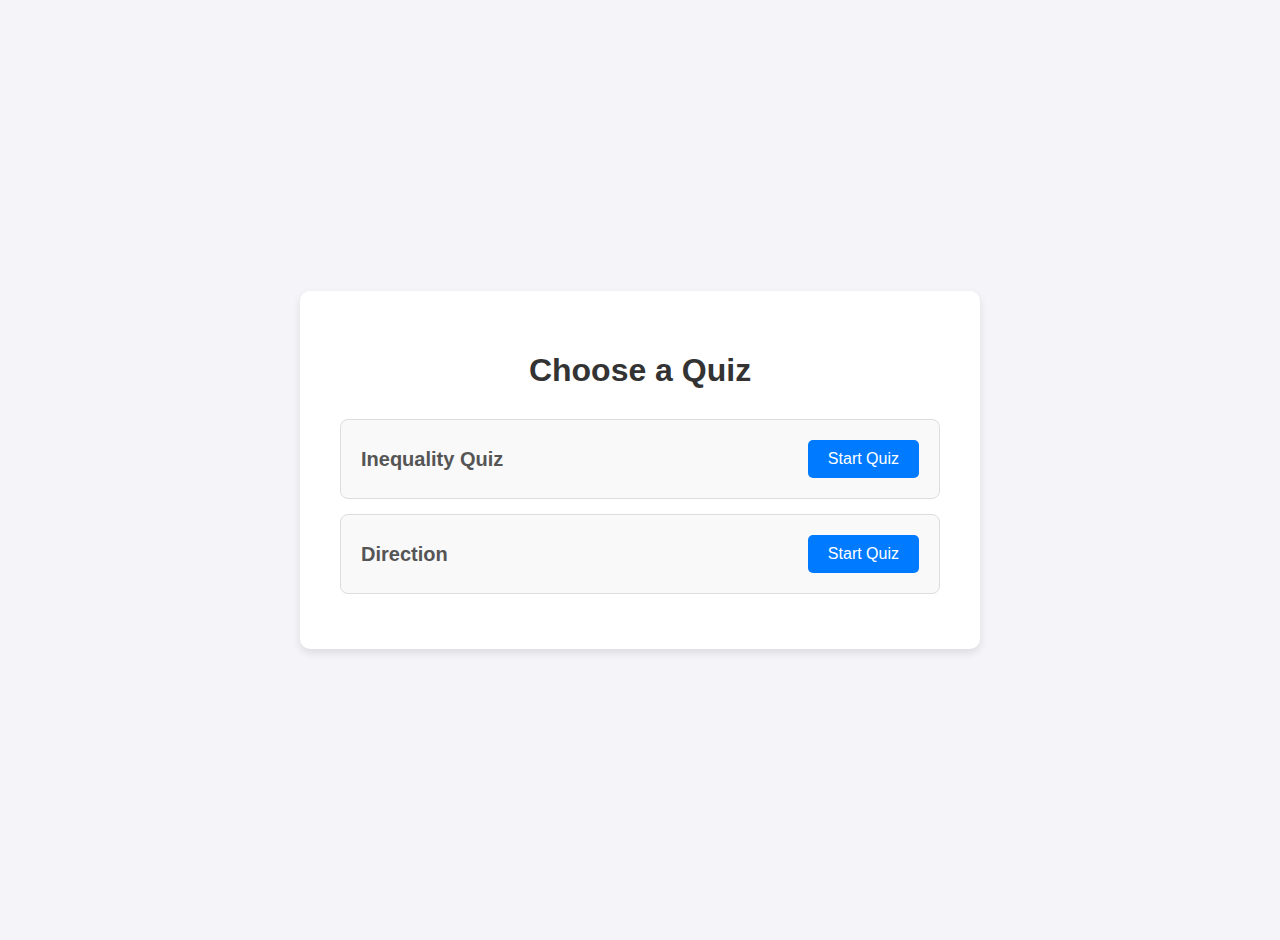
<file: index.html>
<!DOCTYPE html>
<html lang="en">
<head>
    <meta charset="UTF-8">
    <meta name="viewport" content="width=device-width, initial-scale=1.0">
    <title>Quiz Home</title>
    <style>
        body {
            font-family: Arial, sans-serif;
            background-color: #f4f4f9;
            display: flex;
            justify-content: center;
            align-items: center;
            min-height: 100vh; /* Changed to min-heightx */
            margin: 0;
            padding: 20px; /* Added padding */
        }
        .container {
            text-align: center;
            background-color: #fff;
            padding: 40px;
            border-radius: 10px;
            box-shadow: 0 4px 8px rgba(0,0,0,0.1);
            width: 100%;
            max-width: 600px; /* Set a max-width */
        }
        h1 {
            color: #333;
            margin-bottom: 30px; /* Added margin */
        }
        .quiz-list {
            list-style: none;
            padding: 0;
            margin: 0;
        }
        .quiz-item {
            background-color: #f9f9f9;
            border: 1px solid #ddd;
            border-radius: 8px;
            padding: 20px;
            margin-bottom: 15px;
            display: flex;
            justify-content: space-between;
            align-items: center;
        }
        .quiz-item h2 {
            margin: 0;
            font-size: 20px;
            color: #555;
            text-align: left;
        }
        .start-btn {
            display: inline-block;
            padding: 10px 20px; /* Adjusted padding */
            font-size: 16px; /* Adjusted font-size */
            color: #fff;
            background-color: #007BFF;
            border: none;
            border-radius: 5px;
            text-decoration: none;
            cursor: pointer;
            transition: background-color 0.3s;
            white-space: nowrap; /* Prevents button text from wrapping */
        }
        .start-btn:hover {
            background-color: #0056b3;
        }
    </style>
</head>
<body>

    <div class="container">
        <h1>Choose a Quiz</h1>
        <ul class="quiz-list">
            <li class="quiz-item">
                <h2>Inequality Quiz</h2>
                <a href="Inequality.html" class="start-btn">Start Quiz</a>
            </li>
            
            <li class="quiz-item">
                <h2>Direction</h2>
                <a href="Direction-sense.html" class="start-btn">Start Quiz</a>
            </li>

            </ul>
    </div>

</body>
</html>
</file>
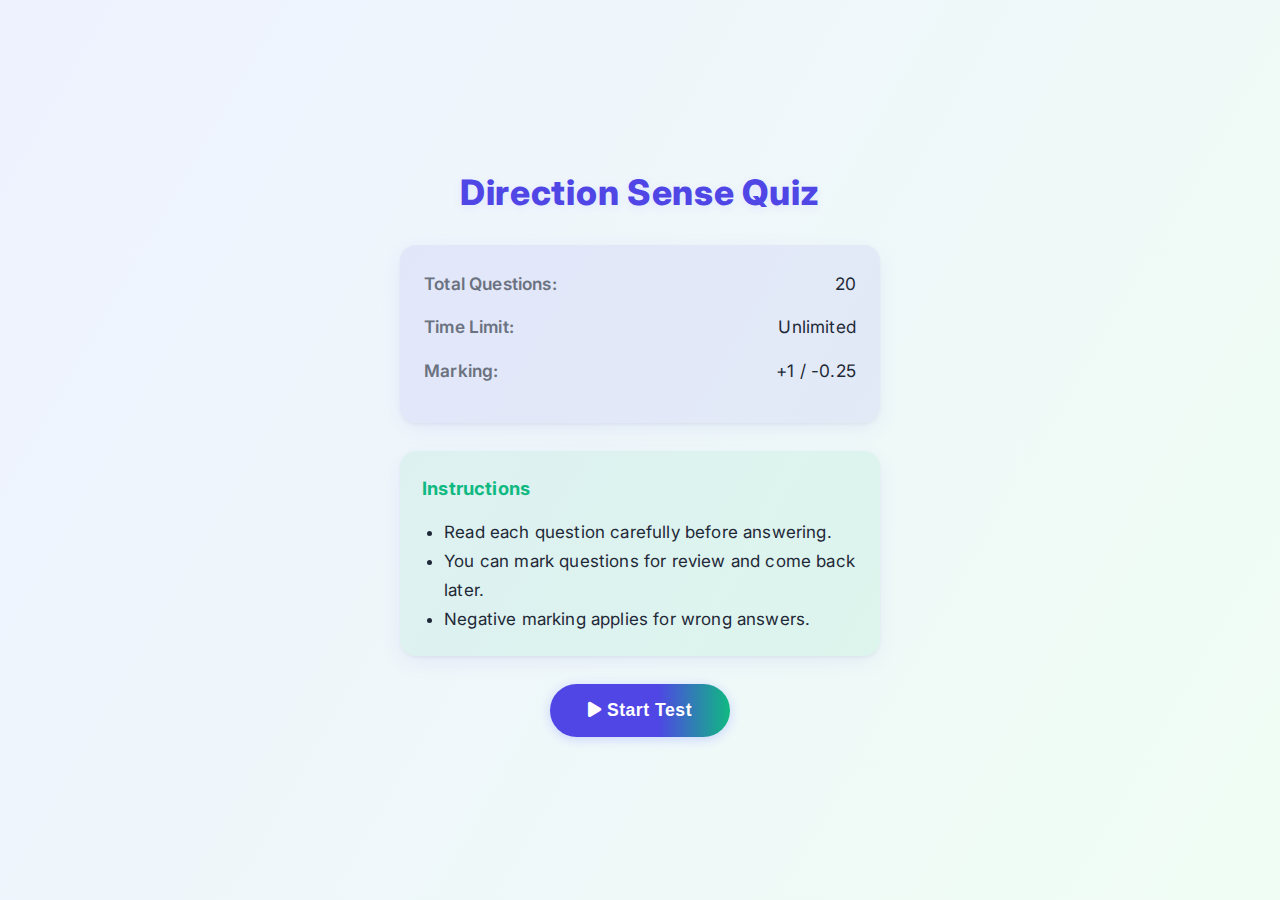
<file: Direction-sense.html>
<!DOCTYPE html>
<html lang="en">
  <head>
    <meta charset="UTF-8" />
    <meta name="viewport" content="width=device-width, initial-scale=1.0" />
    <title>Direction Sense Quiz</title>
    <link
      rel="stylesheet"
      href="https://cdnjs.cloudflare.com/ajax/libs/font-awesome/6.4.0/css/all.min.css"
    />
    <link rel="stylesheet" href="style.css" />
    <script>
      // --- QUIZ CONFIGURATION ---
      const quizConfig = {
        shuffle: false,
      };

      // --- QUIZ DATA ---
      const quizData = [
        {
          comp: "<p>Vijaya starts walking north from point A. After walking 10km, she takes a right turn and covers 7km to reach point B. Then she takes a right turn and covers 5km. Thereafter she moves west and walks 10km, then takes a left turn and walks 7km to reach point C. Finally, she turns left and walks 10km to reach point D.</p>",
          question: "<b>What is the shortest distance between point D and point B?</b>",
          options: ["10km", "7km", "12km", "13km", "5km"],
          correct_option_id: 3,
        },
        {
          comp: "<p>Vijaya starts walking north from point A. After walking 10km, she takes a right turn and covers 7km to reach point B. Then she takes a right turn and covers 5km. Thereafter she moves west and walks 10km, then takes a left turn and walks 7km to reach point C. Finally, she turns left and walks 10km to reach point D.</p>",
          question: "<b>In which direction is point A with respect to point C?</b>",
          options: ["North", "North-East", "South-East", "East", "North-West"],
          correct_option_id: 1,
        },
        {
          comp: "<p>Vijaya starts walking north from point A. After walking 10km, she takes a right turn and covers 7km to reach point B. Then she takes a right turn and covers 5km. Thereafter she moves west and walks 10km, then takes a left turn and walks 7km to reach point C. Finally, she turns left and walks 10km to reach point D.</p>",
          question: "<b>What is the shortest distance between the starting point A and final point D?</b>",
          options: ["√149 km", "√153 km", "12 km", "√151 km", "√145 km"],
          correct_option_id: 0,
        },
        {
          comp: "<p>Eight persons A, B, C, D, E, F, G and H are sitting at some distance. A is 13m north of C. G is 6m east of F, who is 11m north of E. D is 8m west of E. B is 8m east of C. G is 25m north of H. C is 10m south of D.</p>",
          question: "<b>G is in which direction with respect to A?</b>",
          options: ["South-West", "North-East", "West", "East", "South-East"],
          correct_option_id: 1,
        },
        {
          comp: "<p>Eight persons A, B, C, D, E, F, G and H are sitting at some distance. A is 13m north of C. G is 6m east of F, who is 11m north of E. D is 8m west of E. B is 8m east of C. G is 25m north of H. C is 10m south of D.</p>",
          question: "<b>What is the shortest distance between F and H?</b>",
          options: ["√61m", "√361m", "√401m", "√421m", "20m"],
          correct_option_id: 2,
        },
        {
          comp: "<p>Eight persons A, B, C, D, E, F, G and H are sitting at some distance. A is 13m north of C. G is 6m east of F, who is 11m north of E. D is 8m west of E. B is 8m east of C. G is 25m north of H. C is 10m south of D.</p>",
          question: "<b>What is the position of B with respect to E?</b>",
          options: ["South", "North", "South-West", "North-West", "East"],
          correct_option_id: 2,
        },
        {
          comp: "<p>There are nine Houses: A, B, C, D, E, F, G, H and I. D is 2m east of B. A is 1m north of B and H is 2m south of A. F is 1m west of H while E is 3m east of F and C is 2m north of E. I is situated just in the middle of B and D while G is just in the middle of H and E.</p>",
          question: "<b>Point I is in which direction and how far from point G?</b>",
          options: ["North, 2m", "South, 1m", "East, 1m", "West, 1m", "North, 1m"],
          correct_option_id: 4,
        },
        {
          comp: "<p>There are nine Houses: A, B, C, D, E, F, G, H and I. D is 2m east of B. A is 1m north of B and H is 2m south of A. F is 1m west of H while E is 3m east of F and C is 2m north of E. I is situated just in the middle of B and D while G is just in the middle of H and E.</p>",
          question: "<b>What is the shortest distance between House A and House C?</b>",
          options: ["√2 m", "√3 m", "2 m", "√5 m", "3 m"],
          correct_option_id: 3,
        },
        {
          comp: "<p>There are nine Houses: A, B, C, D, E, F, G, H and I. D is 2m east of B. A is 1m north of B and H is 2m south of A. F is 1m west of H while E is 3m east of F and C is 2m north of E. I is situated just in the middle of B and D while G is just in the middle of H and E.</p>",
          question: "<b>Which house is to the south-west of C?</b>",
          options: ["A", "B", "H", "F", "I"],
          correct_option_id: 1,
        },
        {
          comp: "<p>Point A is 5m south of point L. Point H is 6m east of point A. Point J is 5m north of point H. Point O is 10m west of point J. Point N is 5m north-east of point O and north of point L. Point K is 10m west of point L.</p>",
          question: "<b>What is the distance between point N and point A?</b>",
          options: ["3m", "8m", "4m", "5m", "None of these"],
          correct_option_id: 3,
        },
        {
          comp: "<p>Point A is 5m south of point L. Point H is 6m east of point A. Point J is 5m north of point H. Point O is 10m west of point J. Point N is 5m north-east of point O and north of point L. Point K is 10m west of point L.</p>",
          question: "<b>In which direction is point K with respect to point H?</b>",
          options: ["North-East", "South-East", "North", "South-West", "North-West"],
          correct_option_id: 4,
        },
        {
          comp: "<p>Point A is 5m south of point L. Point H is 6m east of point A. Point J is 5m north of point H. Point O is 10m west of point J. Point N is 5m north-east of point O and north of point L. Point K is 10m west of point L.</p>",
          question: "<b>What is the shortest distance between point K and point J?</b>",
          options: ["16m", "18m", "20m", "22m", "24m"],
          correct_option_id: 2,
        },
        {
          comp: "<p>Rahul and Vivek start from point Z. Vivek moves 4m north to point A, then 5m right to point B, then 4m right to point C, then 7m left to point D, then 5m right to point E. Rahul moves 5m west from Z, then 3m left, then 3m left, then 2m right to reach point Y.</p>",
          question: "<b>What is the shortest distance between point Y and point E?</b>",
          options: ["13m", "14m", "15m", "17m", "16m"],
          correct_option_id: 3,
        },
        {
          comp: "<p>Rahul and Vivek start from point Z. Vivek moves 4m north to point A, then 5m right to point B, then 4m right to point C, then 7m left to point D, then 5m right to point E. Rahul moves 5m west from Z, then 3m left, then 3m left, then 2m right to reach point Y.</p>",
          question: "<b>In which direction is Rahul's final position (Y) with respect to Vivek's final position (E)?</b>",
          options: ["North-East", "South-East", "North-West", "South-West", "South"],
          correct_option_id: 3,
        },
        {
          comp: "<p>Rahul and Vivek start from point Z. Vivek moves 4m north to point A, then 5m right to point B, then 4m right to point C, then 7m left to point D, then 5m right to point E. Rahul moves 5m west from Z, then 3m left, then 3m left, then 2m right to reach point Y.</p>",
          question: "<b>What is the distance between Rahul's starting point (west of Z) and Vivek's final position (E)?</b>",
          options: ["20m", "21m", "22m", "23m", "24m"],
          correct_option_id: 1,
        },
        {
          comp: "<p>5 cars A, B, C, D and E are parked in a straight line. The distance between each adjacent car is a successive multiple of 3. Car A is to the immediate left of car B. The distance between A and B is a multiple of 11 (33). The distance between B and C is 75m, and only 1 car is between them. The distance between D and E is a multiple of both 9 and 11 (99). Car D is to the left of E.</p>",
          question: "<b>What is the distance between A and E?</b>",
          options: ["99m", "66m", "69m", "54m", "None of these"],
          correct_option_id: 2,
        },
        {
          comp: "<p>5 cars A, B, C, D and E are parked in a straight line. The distance between each adjacent car is a successive multiple of 3. Car A is to the immediate left of car B. The distance between A and B is a multiple of 11 (33). The distance between B and C is 75m, and only 1 car is between them. The distance between D and E is a multiple of both 9 and 11 (99). Car D is to the left of E.</p>",
          question: "<b>What is the total distance between the first and last car in the row?</b>",
          options: ["150m", "180m", "210m", "240m", "270m"],
          correct_option_id: 3,
        },
        {
          comp: "<p>Vimal and Tarun start from point A. Vimal walks 5m east to B, then 4m left to C, then 3m right to D. Tarun walks 5m north from A to J, then 4m right to K, then 7m right to L, then 4m left to M.</p>",
          question: "<b>What is the shortest distance between point D and point M?</b>",
          options: ["5m", "6m", "8m", "4m", "None of these"],
          correct_option_id: 0,
        },
        {
          comp: "<p>Vimal and Tarun start from point A. Vimal walks 5m east to B, then 4m left to C, then 3m right to D. Tarun walks 5m north from A to J, then 4m right to K, then 7m right to L, then 4m left to M.</p>",
          question: "<b>In which direction is Tarun's final position (M) with respect to Vimal's final position (D)?</b>",
          options: ["North-East", "South-East", "North-West", "South-West", "South"],
          correct_option_id: 1,
        },
        {
          comp: "<p>Vimal and Tarun start from point A. Vimal walks 5m east to B, then 4m left to C, then 3m right to D. Tarun walks 5m north from A to J, then 4m right to K, then 7m right to L, then 4m left to M.</p>",
          question: "<b>What is the total distance Tarun walked?</b>",
          options: ["18m", "20m", "22m", "24m", "26m"],
          correct_option_id: 1,
        },
      ];
    </script>
  </head>
  <body>
    <div class="welcome-screen" id="welcomeScreen">
      <h1 class="welcome-title">Direction Sense Quiz</h1>
      <div class="welcome-details">
        <div class="welcome-detail">
          <span class="welcome-detail-label">Total Questions:</span>
          <span class="welcome-detail-value">20</span>
        </div>
        <div class="welcome-detail">
          <span class="welcome-detail-label">Time Limit:</span>
          <span class="welcome-detail-value">Unlimited</span>
        </div>
        <div class="welcome-detail">
          <span class="welcome-detail-label">Marking:</span>
          <span class="welcome-detail-value">+1 / -0.25</span>
        </div>
      </div>
      <div class="welcome-instructions">
        <h3>Instructions</h3>
        <ul>
          <li>Read each question carefully before answering.</li>
          <li>You can mark questions for review and come back later.</li>
          <li>Negative marking applies for wrong answers.</li>
        </ul>
      </div>
      <button class="welcome-button" id="startTestBtn">
        <i class="fas fa-play"></i> Start Test
      </button>
    </div>

    <div id="mainTestInterface" style="display: none">
      <div class="hdr">
        <div class="hdr-l">
          <div class="q-info" id="qInfo"></div>
          <div class="timer-qns" id="qnsTimer">00:00</div>
          <div class="timer" id="timer">00:00</div>
        </div>
        <div class="hdr-c">Pro Supriyo</div>
        <div class="hdr-r">
          <button class="btn btn-o btn-sm" id="menuBtn">
            <i class="fas fa-th"></i>
          </button>
          <button class="btn btn-o btn-sm" id="pauseBtn">
            <i class="fas fa-pause"></i> Pause
          </button>
          <button
            class="btn btn-p btn-sm"
            id="restartBtn"
            style="display: none"
          >
            <i class="fas fa-redo"></i> Restart Test
          </button>
          <button class="btn btn-p btn-sm" id="subBtn">Submit</button>
        </div>
      </div>

      <div class="cont">
        <div class="q-card">
          <div id="compSec" style="display: none">
            <div id="compCont"></div>
          </div>
          <div class="q-txt" id="qTxt"></div>
          <div class="opts" id="opts"></div>
          <div class="sol" id="sol">
            <div class="sol-info" id="solInfo"></div>
            <h4><i class="fas fa-lightbulb"></i> Solution</h4>
            <div id="solCont"></div>
          </div>
        </div>
      </div>

      <div class="nav">
        <button class="btn btn-o nav-btn" id="prevBtn">
          <i class="fas fa-chevron-left"></i> Prev
        </button>
        <button class="btn btn-w nav-btn" id="reviewBtn">
          <i class="fas fa-flag"></i> Review
        </button>
        <div class="prog">
          <div id="progTxt"></div>
          <div class="prog-meta">Answered: <span id="ansCnt">0</span></div>
        </div>
        <button class="btn btn-p nav-btn" id="nextBtn">
          Next <i class="fas fa-chevron-right"></i>
        </button>
      </div>

      <div class="desktop-sidebar" id="desktopSidebar">
        <h3>Questions Navigator</h3>
        <div class="q-grid" id="desktopQGrid"></div>
      </div>

      <div class="panel" id="panel">
        <div class="panel-hdr">
          <h3>All Questions</h3>
          <button class="panel-close" id="panelClose">
            <i class="fas fa-times"></i>
          </button>
        </div>
        <div class="q-grid" id="qGrid"></div>
      </div>

      <button class="print-btn" id="printBtn" style="display: none">
        <i class="fas fa-print"></i>
      </button>

      <div class="modal" id="modalOver">
        <div class="result">
          <h2>Test Complete!</h2>
          <div class="score" id="scoreDisp"></div>
          <div class="stats">
            <div class="stat c">
              <div class="stat-val" id="corrStat"></div>
              <div class="stat-lbl">Correct</div>
            </div>
            <div class="stat w">
              <div class="stat-val" id="incStat"></div>
              <div class="stat-lbl">Incorrect</div>
            </div>
            <div class="stat">
              <div class="stat-val" id="unaStat"></div>
              <div class="stat-lbl">Unattempted</div>
            </div>
            <div class="stat">
              <div class="stat-val" id="timeStat"></div>
              <div class="stat-lbl">Minutes Taken</div>
            </div>
          </div>
          <div class="modal-acts">
            <button class="btn btn-o modal-btn" id="closeModal">Close</button>
            <button class="btn btn-p modal-btn" id="revBtn">Review</button>
          </div>
        </div>
      </div>
    </div>
    <div id="pausedOverlay">
      <div>Paused<br /><span>Click anywhere to resume</span></div>
    </div>
    <script src="script.js"></script>
  </body>
</html>
</file>
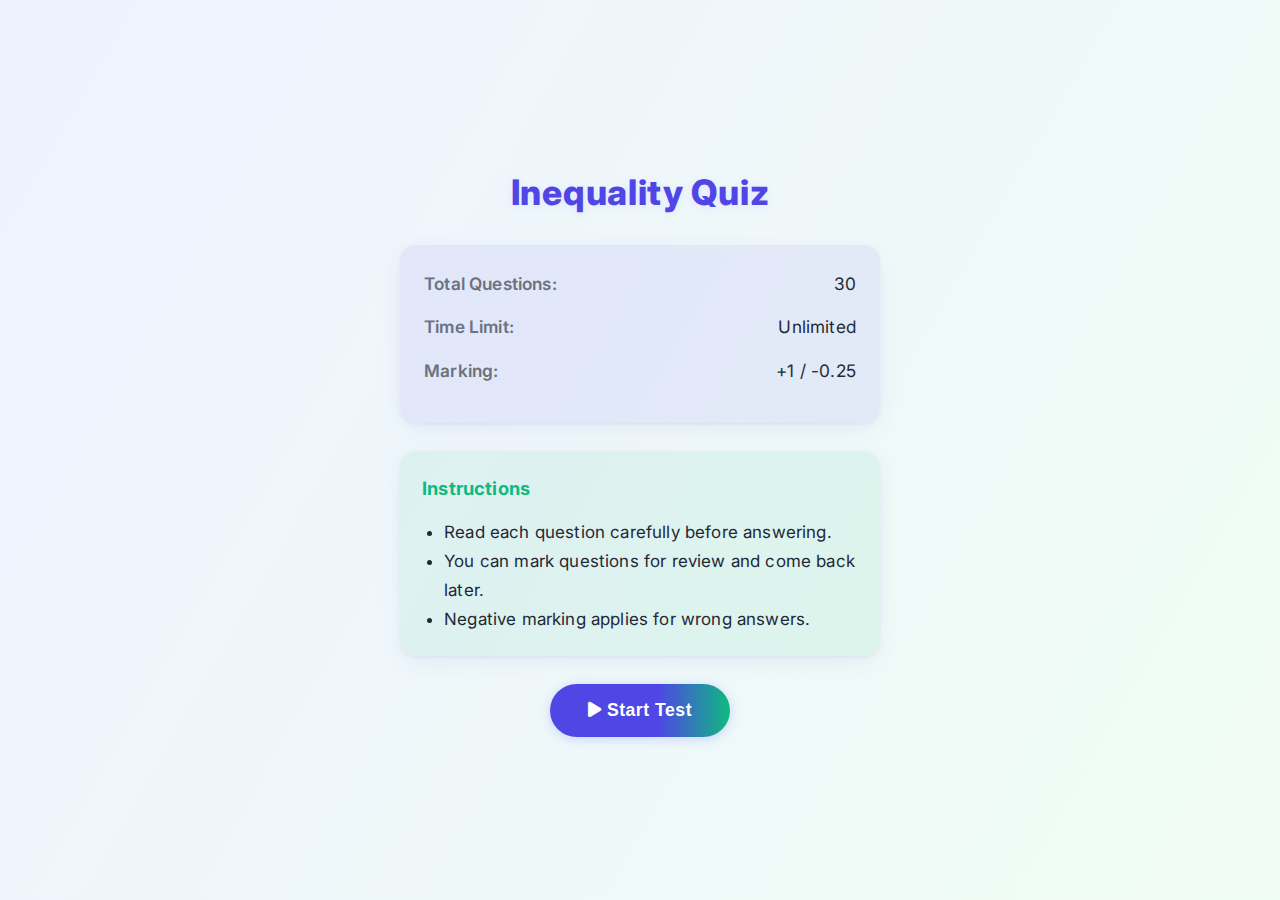
<file: Inequality.html>
<!DOCTYPE html>
<html lang="en">
  <head>
    <meta charset="UTF-8" />
    <meta name="viewport" content="width=device-width, initial-scale=1.0" />
    <title>Inequality Quiz</title>
    <link
      rel="stylesheet"
      href="https://cdnjs.cloudflare.com/ajax/libs/font-awesome/6.4.0/css/all.min.css"
    />
    <link rel="stylesheet" href="style.css" />
    <script>
     // --- QUIZ DATA ---
      // Quiz data for the Inequality test
      const quizData = [
        {
          question:
            "<p><strong>Statement:</strong><br> P > L &le; M < N < Q < K = U < J</p><p><strong>Conclusions:</strong><br>I. L > K<br>II. L &le; U</p>",
          options: [
            "Only conclusion I is true.",
            "Only conclusion II is true.",
            "Either I or II is true.",
            "Neither I nor II is true.",
            "Both conclusions I and II are true.",
          ],
          correct_option_id: 3,
          solution: "",
        },
        {
          question:
            "<p><strong>Statement:</strong><br> M > K > L = T > R > F < C < W > E</p><p><strong>Conclusions:</strong><br>I. F < K<br>II. W < T</p>",
          options: [
            "Only conclusion I is true.",
            "Only conclusion II is true.",
            "Either I or II is true.",
            "Neither I nor II is true.",
            "Both conclusions I and II are true.",
          ],
          correct_option_id: 0,
          solution: "",
        },
        {
          question:
            "<p><strong>Statement:</strong><br> M &le; D < T &ge; B < E = L < N &le; U < J</p><p><strong>Conclusions:</strong><br>I. M > L<br>II. E &ge; M</p>",
          options: [
            "Only conclusion I is true.",
            "Only conclusion II is true.",
            "Either I or II is true.",
            "Neither I nor II is true.",
            "Both conclusions I and II are true.",
          ],
          correct_option_id: 3,
          solution: "",
        },
        {
          question:
            "<p><strong>Statement:</strong><br> H &ge; V &ge; D = G &ge; T > R > F < C < W > E</p><p><strong>Conclusions:</strong><br>I. H > G<br>II. R < V</p>",
          options: [
            "Only conclusion I is true.",
            "Only conclusion II is true.",
            "Either I or II is true.",
            "Neither I nor II is true.",
            "Both conclusions I and II are true.",
          ],
          correct_option_id: 1,
          solution: "",
        },
        {
          question:
            "<p><strong>Statement:</strong><br> R > F > Z = W &ge; U &ge; M &ge; E = J < T</p><p><strong>Conclusions:</strong><br>I. Z = J<br>II. W > E</p>",
          options: [
            "Only conclusion I is true.",
            "Only conclusion II is true.",
            "Either I or II is true.",
            "Neither I nor II is true.",
            "Both conclusions I and II are true.",
          ],
          correct_option_id: 2,
          solution: "",
        },
        {
          question:
            "<p><strong>Statement:</strong><br> B &ge; G = H < F < D &le; T; Q < W &le; H = E</p><p><strong>Conclusions:</strong><br>I. B > Q<br>II. D &ge; W</p>",
          options: [
            "Only conclusion I is true.",
            "Only conclusion II is true.",
            "Either I or II is true.",
            "Neither I nor II is true.",
            "Both conclusions I and II are true.",
          ],
          correct_option_id: 0,
          solution: "",
        },
        {
          question:
            "<p><strong>Statement:</strong><br> E < G = I < L; A > B < C &le; D < E</p><p><strong>Conclusions:</strong><br>I. D < I<br>II. L > B</p>",
          options: [
            "Only conclusion I is true.",
            "Only conclusion II is true.",
            "Either I or II is true.",
            "Neither I nor II is true.",
            "Both conclusions I and II are true.",
          ],
          correct_option_id: 4,
          solution: "",
        },
        {
          question:
            "<p><strong>Statement:</strong><br> X > W > S = Q; H < S &le; N = O &ge; Y</p><p><strong>Conclusions:</strong><br>I. Q &le; O<br>II. W &ge; O</p>",
          options: [
            "Only conclusion I is true.",
            "Only conclusion II is true.",
            "Either I or II is true.",
            "Neither I nor II is true.",
            "Both conclusions I and II are true.",
          ],
          correct_option_id: 0,
          solution: "",
        },
        {
          question:
            "<p><strong>Statement:</strong><br> L < A < J < Y &le; B > Q > T; G > K > X > F &ge; T</p><p><strong>Conclusions:</strong><br>I. B > X<br>II. K > A</p>",
          options: [
            "Only conclusion I is true.",
            "Only conclusion II is true.",
            "Either I or II is true.",
            "Neither I nor II is true.",
            "Both conclusions I and II are true.",
          ],
          correct_option_id: 3,
          solution: "",
        },
        {
          question:
            "<p><strong>Statement:</strong><br> U > G = I &ge; A &ge; L < K; N > R > F = E > K</p><p><strong>Conclusions:</strong><br>I. R < G<br>II. R &ge; I</p>",
          options: [
            "Only conclusion I is true.",
            "Only conclusion II is true.",
            "Either I or II is true.",
            "Neither I nor II is true.",
            "Both conclusions I and II are true.",
          ],
          correct_option_id: 2,
          solution: "",
        },
        {
          question:
            "<p><strong>Statement:</strong><br> X > P &ge; S = Q &le; E = R; T &le; Q &le; D = F < L</p><p><strong>Conclusions:</strong><br>I. T < X<br>II. L &le; R</p>",
          options: [
            "Only conclusion I is true.",
            "Only conclusion II is true.",
            "Either I or II is true.",
            "Neither I nor II is true.",
            "Both conclusions I and II are true.",
          ],
          correct_option_id: 0,
          solution: "",
        },
        {
          question:
            "<p><strong>Statement:</strong><br> C > P &ge; Z > U &le; Q; K &ge; A &ge; D &ge; C = R > B</p><p><strong>Conclusions:</strong><br>I. R > U<br>II. Z < K</p>",
          options: [
            "Only conclusion I is true.",
            "Only conclusion II is true.",
            "Either I or II is true.",
            "Neither I nor II is true.",
            "Both conclusions I and II are true.",
          ],
          correct_option_id: 4,
          solution: "",
        },
        {
          question:
            "<p><strong>Statement:</strong><br> X > H &ge; O = V > D = G; T &ge; R > D < C &le; W</p><p><strong>Conclusions:</strong><br>I. W > V<br>II. W &le; O</p>",
          options: [
            "Only conclusion I is true.",
            "Only conclusion II is true.",
            "Either I or II is true.",
            "Neither I nor II is true.",
            "Both conclusions I and II are true.",
          ],
          correct_option_id: 2,
          solution: "",
        },
        {
          question:
            "<p><strong>Statement:</strong><br> R &ge; F &ge; Z = W &ge; X &ge; U; E > Z &le; J < T</p><p><strong>Conclusions:</strong><br>I. U < T<br>II. J &ge; X</p>",
          options: [
            "Only conclusion I is true.",
            "Only conclusion II is true.",
            "Either I or II is true.",
            "Neither I nor II is true.",
            "Both conclusions I and II are true.",
          ],
          correct_option_id: 4,
          solution: "",
        },
        {
          question:
            "<p><strong>Statement:</strong><br> E &ge; X &ge; S &ge; L; T = B < K &le; A &le; L</p><p><strong>Conclusions:</strong><br>I. T &le; X<br>II. T > X</p>",
          options: [
            "Only conclusion I is true.",
            "Only conclusion II is true.",
            "Either I or II is true.",
            "Neither I nor II is true.",
            "Both conclusions I and II are true.",
          ],
          correct_option_id: 2,
          solution: "",
        },
        {
          question:
            "<p><strong>Statement:</strong><br> S &ge; U &ge; V = F; M &ge; E = J = V</p><p><strong>Conclusions:</strong><br>I. V < M<br>II. M = F</p>",
          options: [
            "Only conclusion I is true.",
            "Only conclusion II is true.",
            "Either I or II is true.",
            "Neither I nor II is true.",
            "Both conclusions I and II are true.",
          ],
          correct_option_id: 2,
          solution: "",
        },
        {
          question:
            "<p><strong>Statement:</strong><br> B > W = Q &ge; N < D &le; E; U > C < K < W</p><p><strong>Conclusions:</strong><br>I. E > C<br>II. E &le; C</p>",
          options: [
            "Only conclusion I is true.",
            "Only conclusion II is true.",
            "Either I or II is true.",
            "Neither I nor II is true.",
            "Both conclusions I and II are true.",
          ],
          correct_option_id: 2,
          solution: "",
        },
        {
          question:
            "<p><strong>Statement:</strong><br> M < Y &ge; N &ge; J; E &ge; R > N; J = P &ge; C</p><p><strong>Conclusions:</strong><br>I. E > M<br>II. C &le; Y</p>",
          options: [
            "Only conclusion I is true.",
            "Only conclusion II is true.",
            "Either I or II is true.",
            "Neither I nor II is true.",
            "Both conclusions I and II are true.",
          ],
          correct_option_id: 1,
          solution: "",
        },
        {
          question:
            "<p><strong>Statement:</strong><br> W < L > I; S > Q &le; H; L &le; Q < K</p><p><strong>Conclusions:</strong><br>I. I &le; H<br>II. K > W</p>",
          options: [
            "Only conclusion I is true.",
            "Only conclusion II is true.",
            "Either I or II is true.",
            "Neither I nor II is true.",
            "Both conclusions I and II are true.",
          ],
          correct_option_id: 1,
          solution: "",
        },
        {
          question:
            "<p><strong>Statement:</strong><br> U < W &le; L = X; I &ge; F = B &ge; L; W = T < S</p><p><strong>Conclusions:</strong><br>I. F > U<br>II. T &le; I</p>",
          options: [
            "Only conclusion I is true.",
            "Only conclusion II is true.",
            "Either I or II is true.",
            "Neither I nor II is true.",
            "Both conclusions I and II are true.",
          ],
          correct_option_id: 4,
          solution: "",
        },
        {
          question:
            "<p><strong>Statement:</strong><br> J > T &ge; R &ge; P; S &le; K < Z < P &ge; L > U</p><p><strong>Conclusions:</strong><br>I. K < T<br>II. R > U</p>",
          options: [
            "Only II true",
            "Only I true",
            "Both true",
            "Either I or II true",
            "Neither I nor II true",
          ],
          correct_option_id: 2,
          solution: "",
        },
        {
          question:
            "<p><strong>Statement:</strong><br> C < L &ge; K &ge; G = M; G &ge; F = P < O</p><p><strong>Conclusions:</strong><br>I. L > P<br>II. L = F</p>",
          options: [
            "Only II true",
            "Only I true",
            "Both true",
            "Either I or II true",
            "Neither I nor II true",
          ],
          correct_option_id: 3,
          solution: "",
        },
        {
          question:
            "<p><strong>Statement:</strong><br> N &ge; A &ge; L; R &le; K = L; I = O < P &le; R</p><p><strong>Conclusions:</strong><br>I. N > P<br>II. A &ge; O</p>",
          options: [
            "Only II true",
            "Only I true",
            "Both true",
            "Either I or II true",
            "Neither I nor II true",
          ],
          correct_option_id: 2,
          solution: "",
        },
        {
          question:
            "<p><strong>Statement:</strong><br> Z = L &ge; K &ge; G = M; G &ge; F = P < O</p><p><strong>Conclusions:</strong><br>I. Z > P<br>II. L = F</p>",
          options: [
            "Only conclusion I is true.",
            "Only conclusion II is true.",
            "Either I or II is true.",
            "Neither I nor II is true.",
            "Both conclusions I and II are true.",
          ],
          correct_option_id: 2,
          solution: "",
        },
        {
          question:
            "<p><strong>Statement:</strong><br> A < B = C &le; D; E &ge; D > F</p><p><strong>Conclusions:</strong><br>I. A < E<br>II. F < B</p>",
          options: [
            "Only conclusion I is true.",
            "Only conclusion II is true.",
            "Either I or II is true.",
            "Neither I nor II is true.",
            "Both conclusions I and II are true.",
          ],
          correct_option_id: 0,
          solution:
            "<p>From the statement, we have A < B = C ≤ D ≤ E, which simplifies to A < E. So, conclusion I is true. For conclusion II, we have B = C ≤ D > F. There is no definite relationship between B and F. Thus, only conclusion I is true.</p>",
        },
        {
          question:
            "<p><strong>Statement:</strong><br> P &ge; Q = R < S; T > S &ge; U</p><p><strong>Conclusions:</strong><br>I. P &ge; U<br>II. T > R</p>",
          options: [
            "Only conclusion I is true.",
            "Only conclusion II is true.",
            "Either I or II is true.",
            "Neither I nor II is true.",
            "Both conclusions I and II are true.",
          ],
          correct_option_id: 1,
          solution:
            "<p>From the statement, we have P ≥ Q = R < S ≥ U. There is no definite relationship between P and U. For conclusion II, we have T > S > R, which means T > R. Thus, only conclusion II is true.</p>",
        },
        {
          question:
            "<p><strong>Statement:</strong><br> X = Y > Z &le; W; Z > V</p><p><strong>Conclusions:</strong><br>I. W > V<br>II. X > Z</p>",
          options: [
            "Only conclusion I is true.",
            "Only conclusion II is true.",
            "Either I or II is true.",
            "Neither I nor II is true.",
            "Both conclusions I and II are true.",
          ],
          correct_option_id: 4,
          solution:
            "<p>For conclusion I, we have W ≥ Z > V, which means W > V. So, conclusion I is true. For conclusion II, we have X = Y > Z, which means X > Z. So, conclusion II is also true. Thus, both conclusions are true.</p>",
        },
        {
          question:
            "<p><strong>Statement:</strong><br> M < N &le; O = P; N &ge; R</p><p><strong>Conclusions:</strong><br>I. P &ge; R<br>II. M < P</p>",
          options: [
            "Only conclusion I is true.",
            "Only conclusion II is true.",
            "Either I or II is true.",
            "Neither I nor II is true.",
            "Both conclusions I and II are true.",
          ],
          correct_option_id: 4,
          solution:
            "<p>For conclusion I, we have P = O ≥ N ≥ R, which means P ≥ R. So, conclusion I is true. For conclusion II, we have M < N ≤ O = P, which means M < P. So, conclusion II is also true. Thus, both conclusions are true.</p>",
        },
        {
          question:
            "<p><strong>Statement:</strong><br> G > H = I &ge; J; K &le; I < L</p><p><strong>Conclusions:</strong><br>I. G > K<br>II. L > J</p>",
          options: [
            "Only conclusion I is true.",
            "Only conclusion II is true.",
            "Either I or II is true.",
            "Neither I nor II is true.",
            "Both conclusions I and II are true.",
          ],
          correct_option_id: 4,
          solution:
            "<p>For conclusion I, we have G > H = I ≥ K, which means G > K. So, conclusion I is true. For conclusion II, we have L > I ≥ J, which means L > J. So, conclusion II is also true. Thus, both conclusions are true.</p>",
        },
        {
          question:
            "<p><strong>Statement:</strong><br> W < X = Y &le; Z; Y > A &ge; B</p><p><strong>Conclusions:</strong><br>I. W < Z<br>II. X > B</p>",
          options: [
            "Only conclusion I is true.",
            "Only conclusion II is true.",
            "Either I or II is true.",
            "Neither I nor II is true.",
            "Both conclusions I and II are true.",
          ],
          correct_option_id: 4,
          solution:
            "<p>1. From W < X = Y &le; Z, we deduce W < Z. Conclusion I is true.<br>2. From X = Y > A &ge; B, we deduce X > B. Conclusion II is true.</p>",
        },
      ];
    </script>
  </head>
  <body>
    <div class="welcome-screen" id="welcomeScreen">
      <h1 class="welcome-title">Inequality Quiz</h1>
      <div class="welcome-details">
        <div class="welcome-detail">
          <span class="welcome-detail-label">Total Questions:</span>
          <span class="welcome-detail-value">30</span>
        </div>
        <div class="welcome-detail">
          <span class="welcome-detail-label">Time Limit:</span>
          <span class="welcome-detail-value">Unlimited</span>
        </div>
        <div class="welcome-detail">
          <span class="welcome-detail-label">Marking:</span>
          <span class="welcome-detail-value">+1 / -0.25</span>
        </div>
      </div>
      <div class="welcome-instructions">
        <h3>Instructions</h3>
        <ul>
          <li>Read each question carefully before answering.</li>
          <li>You can mark questions for review and come back later.</li>
          <li>Negative marking applies for wrong answers.</li>
        </ul>
      </div>
      <button class="welcome-button" id="startTestBtn">
        <i class="fas fa-play"></i> Start Test
      </button>
    </div>

    <div id="mainTestInterface" style="display: none">
      <div class="hdr">
        <div class="hdr-l">
          <div class="q-info" id="qInfo"></div>
          <div class="timer-qns" id="qnsTimer">00:00</div>
          <div class="timer" id="timer">00:00</div>
        </div>
        <div class="hdr-c">Pro Supriyo</div>
        <div class="hdr-r">
          <button class="btn btn-o btn-sm" id="menuBtn">
            <i class="fas fa-th"></i>
          </button>
          <button class="btn btn-o btn-sm" id="pauseBtn">
            <i class="fas fa-pause"></i> Pause
          </button>
          <button
            class="btn btn-p btn-sm"
            id="restartBtn"
            style="display: none"
          >
            <i class="fas fa-redo"></i> Restart Test
          </button>
          <button class="btn btn-p btn-sm" id="subBtn">Submit</button>
        </div>
      </div>

      <div class="cont">
        <div class="q-card">
          <div class="q-txt" id="qTxt"></div>
          <div class="opts" id="opts"></div>
          <div id="compSec" style="display: none">
            <div id="compCont"></div>
          </div>
          <div class="sol" id="sol">
            <div class="sol-info" id="solInfo"></div>
            <h4><i class="fas fa-lightbulb"></i> Solution</h4>
            <div id="solCont"></div>
          </div>
        </div>
      </div>

      <div class="nav">
        <button class="btn btn-o nav-btn" id="prevBtn">
          <i class="fas fa-chevron-left"></i> Prev
        </button>
        <button class="btn btn-w nav-btn" id="reviewBtn">
          <i class="fas fa-flag"></i> Review
        </button>
        <div class="prog">
          <div id="progTxt"></div>
          <div class="prog-meta">Answered: <span id="ansCnt">0</span></div>
        </div>
        <button class="btn btn-p nav-btn" id="nextBtn">
          Next <i class="fas fa-chevron-right"></i>
        </button>
      </div>

      <div class="desktop-sidebar" id="desktopSidebar">
        <h3>Questions Navigator</h3>
        <div class="q-grid" id="desktopQGrid"></div>
      </div>

      <div class="panel" id="panel">
        <div class="panel-hdr">
          <h3>All Questions</h3>
          <button class="panel-close" id="panelClose">
            <i class="fas fa-times"></i>
          </button>
        </div>
        <div class="q-grid" id="qGrid"></div>
      </div>

      <button class="print-btn" id="printBtn" style="display: none">
        <i class="fas fa-print"></i>
      </button>

      <div class="modal" id="modalOver">
        <div class="result">
          <h2>Test Complete!</h2>
          <div class="score" id="scoreDisp"></div>
          <div class="stats">
            <div class="stat c">
              <div class="stat-val" id="corrStat"></div>
              <div class="stat-lbl">Correct</div>
            </div>
            <div class="stat w">
              <div class="stat-val" id="incStat"></div>
              <div class="stat-lbl">Incorrect</div>
            </div>
            <div class="stat">
              <div class="stat-val" id="unaStat"></div>
              <div class="stat-lbl">Unattempted</div>
            </div>
            <div class="stat">
              <div class="stat-val" id="timeStat"></div>
              <div class="stat-lbl">Minutes Taken</div>
            </div>
          </div>
          <div class="modal-acts">
            <button class="btn btn-o modal-btn" id="closeModal">Close</button>
            <button class="btn btn-p modal-btn" id="revBtn">Review</button>
          </div>
        </div>
      </div>
    </div>
    <div id="pausedOverlay">
      <div>Paused<br /><span>Click anywhere to resume</span></div>
    </div>
    <script src="script.js"></script>
  </body>
</html>
</file>
<file: style.css>
@import url("https://fonts.googleapis.com/css2?family=Inter:wght@400;600;700&display=swap");

* {
  margin: 0;
  padding: 0;
  box-sizing: border-box;
}
:root {
  --p: #4f46e5;
  --s: #10b981;
  --d: #ef4444;
  --w: #f59e0b;
  --y: #fcd34d;
  --bg: #f3f4f6;
  --card: #fff;
  --txt: #1f2937;
  --txtL: #6b7280;
  --brd: #e5e7eb;
  --shadow: 0 6px 24px -4px rgba(79, 70, 229, 0.1),
    0 1.5px 4px -1px rgba(0, 0, 0, 0.06);
  --radius: 16px;
  --transition: all 0.18s cubic-bezier(0.4, 0, 0.2, 1);
}
body {
  font-family: "Inter", -apple-system, BlinkMacSystemFont, "Segoe UI", system-ui,
    sans-serif;
  background: var(--bg);
  color: var(--txt);
  line-height: 1.7;
  padding-bottom: 100px;
  font-size: 17px;
  letter-spacing: 0.01em;
}
img {
  max-width: 100%;
  height: auto;
  display: block;
  margin: 10px 0;
  border-radius: 6px;
}
.table-container {
  width: 100%;
  overflow-x: auto;
  margin: 14px 0;
}
table {
  width: 100%;
  border-collapse: collapse;
  margin: 10px 0;
}
table,
th,
td {
  border: 1px solid var(--brd);
  padding: 10px 14px;
  text-align: left;
}

/* Welcome Screen */
.welcome-screen {
  position: fixed;
  top: 0;
  left: 0;
  right: 0;
  bottom: 0;
  background: linear-gradient(120deg, #eef2ff 0%, #f0fdf4 100%);
  z-index: 1000;
  display: flex;
  flex-direction: column;
  align-items: center;
  justify-content: center;
  padding: 32px 16px;
  text-align: center;
  transition: var(--transition);
}
.welcome-screen.hidden {
  opacity: 0;
  pointer-events: none;
}
.welcome-title {
  font-size: 2.2rem;
  font-weight: 800;
  margin-bottom: 22px;
  color: var(--p);
  letter-spacing: 0.02em;
  text-shadow: 0 2px 8px #e0e7ff;
}
.welcome-details {
  background: rgba(79, 70, 229, 0.08);
  border-radius: var(--radius);
  padding: 24px;
  width: 100%;
  max-width: 480px;
  margin-bottom: 28px;
  box-shadow: var(--shadow);
}
.welcome-detail {
  display: flex;
  justify-content: space-between;
  margin-bottom: 14px;
  font-size: 1.08rem;
}
.welcome-detail-label {
  font-weight: 600;
  color: var(--txtL);
}
.welcome-instructions {
  background: rgba(16, 185, 129, 0.08);
  border-radius: var(--radius);
  padding: 22px;
  width: 100%;
  max-width: 480px;
  margin-bottom: 28px;
  text-align: left;
  box-shadow: var(--shadow);
}
.welcome-instructions h3 {
  margin-bottom: 14px;
  color: var(--s);
  font-size: 1.15rem;
}
.welcome-instructions ul {
  padding-left: 22px;
}
.welcome-button {
  background: linear-gradient(90deg, var(--p) 60%, var(--s) 100%);
  color: white;
  border: none;
  border-radius: 32px;
  padding: 16px 38px;
  font-size: 1.1rem;
  font-weight: 700;
  cursor: pointer;
  transition: var(--transition);
  box-shadow: 0 2px 12px #c7d2fe;
  letter-spacing: 0.03em;
}
.welcome-button:hover {
  transform: translateY(-3px) scale(1.04);
  box-shadow: 0 6px 24px #a5b4fc;
}

/* Header */
.hdr {
  background: var(--card);
  border-bottom: 1.5px solid var(--brd);
  padding: 16px 22px;
  display: grid;
  grid-template-columns: 1fr 1fr 1fr;
  align-items: center;
  position: sticky;
  top: 0;
  z-index: 100;
  box-shadow: var(--shadow);
}
.hdr-l {
  justify-content: flex-start;
}
.hdr-c {
  justify-self: center;
}
.hdr-r {
  justify-content: flex-end;
}
.hdr-l,
.hdr-r {
  display: flex;
  align-items: center;
  gap: 16px;
}
.hdr-c {
  text-align: center;
  font-weight: 700;
  font-size: 1.15rem;
  color: var(--p);
  letter-spacing: 0.02em;
}
.q-info {
  font-weight: 700;
  font-size: 1.08rem;
}
.timer {
  background: #fef3c7;
  color: #92400e;
  padding: 7px 16px;
  border-radius: 18px;
  font-size: 14px;
  font-weight: 600;
}
.timer-qns {
  background: #e0e7ff;
  color: #4338ca;
  padding: 7px 16px;
  border-radius: 18px;
  font-size: 14px;
  font-weight: 600;
}

#pausedOverlay {
  display: none;
  position: fixed;
  top: 0;
  left: 0;
  right: 0;
  bottom: 0;
  background: rgba(31, 41, 55,1);
  z-index: 9999;
  align-items: center;
  justify-content: center;
  color: white;
  font-size: 2rem;
  font-weight: 700;
  flex-direction: column;
  cursor: pointer;
}
#pausedOverlay span {
  font-size: 1.2rem;
  font-weight: 400;
}
/* Buttons */
.btn {
  border: none;
  border-radius: 10px;
  font-weight: 600;
  cursor: pointer;
  transition: var(--transition);
  font-size: 15px;
  display: inline-flex;
  align-items: center;
  justify-content: center;
  gap: 7px;
  box-shadow: 0 1px 4px #e0e7ff;
}
.btn-sm {
  padding: 10px 16px;
}
.btn-p {
  background: linear-gradient(90deg, var(--p) 60%, var(--s) 100%);
  color: white;
  box-shadow: 0 2px 8px #c7d2fe;
}
.btn-o {
  background: transparent;
  border: 1.5px solid var(--brd);
  color: var(--txt);
}
.btn-w {
  background: var(--y);
  color: #78350f;
  font-weight: 700;
}
.btn-w.active {
  background: var(--w);
  color: white;
}
.btn:active {
  transform: scale(0.97);
}
.btn:focus {
  outline: 2px solid var(--p);
}

/* Main Content & Cards */
.cont {
  padding: 24px;
  max-width: 100%;
  overflow-x: hidden;
}
.q-card {
  background: var(--card);
  border-radius: var(--radius);
  padding: 28px 24px;
  margin-bottom: 20px;
  border: 1.5px solid var(--brd);
  box-shadow: var(--shadow);
}
.comp {
  background: #f0f9ff;
  border: 1.5px solid #bae6fd;
  border-radius: 10px;
  padding: 18px;
  margin-bottom: 22px;
}
.comp h4 {
  color: #0369a1;
  font-size: 15px;
  margin-bottom: 10px;
}
.q-txt {
  font-size: 1.18rem;
  line-height: 1.7;
  margin-bottom: 24px;
  word-wrap: break-word;
  text-align: justify;
}
.opts {
  display: flex;
  flex-direction: column;
  gap: 16px;
}
.opt {
  display: flex;
  align-items: center;
  padding: 18px 20px;
  border: 2px solid var(--brd);
  border-radius: 14px;
  cursor: pointer;
  transition: var(--transition);
  gap: 14px;
  background: #f8fafc;
  font-size: 1.08rem;
  font-weight: 500;
  box-shadow: 0 1px 4px #e0e7ff;
}
.opt:hover:not(.submitted) {
  border-color: var(--p);
  background: #eef2ff;
  transform: translateY(-2px) scale(1.01);
}
.opt.sel {
  border-color: var(--p);
  background: #eef2ff;
}
.opt.correct {
  border-color: var(--s);
  background: #f0fdf4 !important;
}
.opt.wrong {
  border-color: var(--d);
  background: #fef2f2 !important;
}
.opt.submitted {
  cursor: default;
}
.opt-radio {
  width: 22px;
  height: 22px;
  border: 2px solid var(--brd);
  border-radius: 50%;
  display: flex;
  align-items: center;
  justify-content: center;
  flex-shrink: 0;
  background: #fff;
}
.opt.sel .opt-radio {
  border-color: var(--p);
  background: var(--p);
}
.opt.sel .opt-radio::after {
  content: "✓";
  color: white;
  font-size: 13px;
  font-weight: bold;
}
.opt.correct .opt-radio {
  border-color: var(--s) !important;
  background: var(--s) !important;
}
.opt.correct .opt-radio::after {
  content: "✓";
  color: white;
  font-size: 13px;
  font-weight: bold;
}
.opt.wrong .opt-radio {
  border-color: var(--d) !important;
  background: var(--d) !important;
}
.opt.wrong .opt-radio::after {
  content: "✗";
  color: white;
  font-size: 13px;
  font-weight: bold;
}
.opt-txt {
  flex: 1;
  font-size: 1.08rem;
}

/* Solution */
.sol {
  background: #f0fdf4;
  border: 1.5px solid #bbf7d0;
  border-radius: 10px;
  padding: 18px;
  margin-top: 24px;
  display: none;
  box-shadow: 0 1px 4px #bbf7d0;
}
.sol.show {
  display: block;
}
.sol h4 {
  color: var(--s);
  font-size: 1.08rem;
  margin-bottom: 10px;
  display: flex;
  align-items: center;
  gap: 7px;
}
.sol-info {
  display: flex;
  gap: 16px;
  margin-bottom: 14px;
  font-size: 14px;
  color: var(--txtL);
}
.sol-info span {
  display: flex;
  align-items: center;
  gap: 5px;
}

/* Navigation */
.nav {
  position: fixed;
  bottom: 0;
  left: 0;
  right: 0;
  background: var(--card);
  border-top: 1.5px solid var(--brd);
  padding: 16px 22px;
  display: flex;
  justify-content: space-between;
  align-items: center;
  z-index: 100;
  box-shadow: 0 -2px 12px #e0e7ff;
}
.nav-btn {
  padding: 14px 24px;
  border-radius: 10px;
  font-weight: 700;
  min-width: 90px;
  font-size: 1.05rem;
}
.nav-btn:disabled {
  opacity: 0.5;
  cursor: not-allowed;
}
.prog {
  text-align: center;
  font-size: 14px;
  color: var(--txtL);
}
.prog-meta {
  font-size: 12px;
}

/* Panels */
.panel {
  position: fixed;
  top: 0;
  left: 0;
  right: 0;
  bottom: 0;
  background: var(--card);
  z-index: 200;
  transform: translateY(100%);
  transition: transform 0.3s cubic-bezier(0.4, 0, 0.2, 1);
  overflow-y: auto;
  display: none;
}
.panel.open {
  transform: translateY(0);
  display: block;
}
.panel-hdr {
  background: var(--p);
  color: white;
  padding: 20px;
  display: flex;
  justify-content: space-between;
  align-items: center;
  position: sticky;
  top: 0;
  z-index: 1;
  border-radius: 0 0 12px 12px;
}
.panel-close {
  background: none;
  border: none;
  color: white;
  font-size: 22px;
  cursor: pointer;
}
.q-grid {
  display: grid;
  grid-template-columns: repeat(5, 1fr);
  gap: 16px;
  padding: 24px;
}
.q-num {
  aspect-ratio: 1;
  display: flex;
  align-items: center;
  justify-content: center;
  background: #f3f4f6;
  border-radius: 12px;
  font-weight: 700;
  cursor: pointer;
  transition: var(--transition);
  font-size: 1.08rem;
  box-shadow: 0 1px 4px #e0e7ff;
  border: 2px solid transparent;
}
.q-num:hover {
  transform: scale(1.08);
  background: #e0e7ff;
}
.q-num.cur {
  background: var(--p);
  color: white;
  border-color: var(--p);
}
.q-num.ans {
  background: var(--s);
  color: white;
  border-color: var(--s);
}
.q-num.wrong {
  background: var(--d);
  color: white;
  border-color: var(--d);
}
.q-num.review {
  background: var(--y);
  color: #78350f;
  font-weight: bold;
  border-color: var(--w);
}
.q-num.unattempted {
  background: #e5e7eb;
  color: #6b7280;
  border-color: #e5e7eb;
}

/* Result Modal */
.modal {
  position: fixed;
  top: 0;
  left: 0;
  right: 0;
  bottom: 0;
  background: rgba(0, 0, 0, 0.5);
  z-index: 300;
  display: none;
  align-items: center;
  justify-content: center;
  padding: 24px;
}
.modal.show {
  display: flex;
}
.result {
  background: var(--card);
  border-radius: 20px;
  padding: 32px 24px;
  width: 100%;
  max-width: 420px;
  text-align: center;
  box-shadow: var(--shadow);
}
.score {
  font-size: 2.3rem;
  font-weight: bold;
  color: var(--p);
  margin: 18px 0;
}
.stats {
  display: grid;
  grid-template-columns: repeat(2, 1fr);
  gap: 16px;
  margin: 24px 0;
}
.stat {
  text-align: center;
  padding: 16px;
  border-radius: 10px;
  border: 1.5px solid var(--brd);
}
.stat-val {
  font-size: 1.7rem;
  font-weight: bold;
  margin-bottom: 6px;
}
.stat-lbl {
  font-size: 13px;
  color: var(--txtL);
}
.stat.c {
  border-color: var(--s);
  background: #f0fdf4;
}
.stat.w {
  border-color: var(--d);
  background: #fef2f2;
}
.stat.c .stat-val {
  color: var(--s);
}
.stat.w .stat-val {
  color: var(--d);
}
.modal-acts {
  display: flex;
  gap: 14px;
  margin-top: 24px;
}
.modal-btn {
  flex: 1;
  padding: 14px;
  border-radius: 10px;
  font-weight: 700;
  font-size: 1.05rem;
}

/* Print Button & Desktop Sidebar */
.print-btn {
  position: fixed;
  bottom: 110px;
  right: 28px;
  width: 56px;
  height: 56px;
  border-radius: 50%;
  background: linear-gradient(90deg, var(--p) 60%, var(--s) 100%);
  color: white;
  display: flex;
  align-items: center;
  justify-content: center;
  box-shadow: var(--shadow);
  z-index: 50;
  cursor: pointer;
  transition: var(--transition);
  border: none;
  font-size: 1.5rem;
}
.print-btn:hover {
  transform: scale(1.12);
  background: linear-gradient(90deg, var(--s) 60%, var(--p) 100%);
}
.desktop-sidebar {
  display: none;
  position: fixed;
  right: 0;
  top: 0;
  bottom: 0;
  width: 320px;
  background: var(--card);
  border-left: 1.5px solid var(--brd);
  padding: 28px 20px;
  overflow-y: auto;
  z-index: 90;
  box-shadow: var(--shadow);
}
.desktop-sidebar h3 {
  margin-bottom: 18px;
  padding-bottom: 14px;
  border-bottom: 1.5px solid var(--brd);
  font-size: 1.15rem;
  color: var(--p);
}

/* Responsive Media Queries */
@media (min-width: 1024px) {
  .cont {
    padding-right: 340px;
  }
  .desktop-sidebar {
    display: block;
  }
  .panel {
    display: none !important;
  }
}
@media (max-width: 600px) {
  .cont {
    padding: 10px;
  }
  .q-card {
    padding: 14px 8px;
  }
  .panel-hdr {
    padding: 12px;
  }
  .q-grid {
    grid-template-columns: repeat(4, 1fr);
    padding: 10px;
    gap: 10px;
  }
  .welcome-details,
  .welcome-instructions {
    max-width: 100%;
    padding: 12px;
  }
}
@media (max-width: 375px) {
  .hdr {
    padding: 8px 6px;
  }
  .cont {
    padding: 6px;
  }
  .q-card {
    padding: 8px 2px;
  }
  .q-grid {
    grid-template-columns: repeat(3, 1fr);
  }
}
@media (min-width: 1024px) {
  #menuBtn {
    display: none !important;
  }
}
@media (max-width: 600px) {
  .hdr {
    position: relative;
    grid-template-columns: 1fr;
    padding: 10px 6px 36px 6px; /* extra bottom padding for overlayed buttons */
  }
  .hdr-r-abs {
    position: absolute;
    top: 8px;
    right: 8px;
    display: flex;
    flex-direction: row;
    gap: 6px;
    z-index: 10;
  }
  .hdr-r-abs .btn {
    min-width: 60px;
    padding: 8px 6px;
    font-size: 12px;
  }
  .hdr-c {
    text-align: center;
    font-size: 0.8rem;
    margin-top: 6px;
  }
  #menuBtn {
    display: none;
  }
}
/* --- Additional Mobile Responsiveness Fixes --- */
@media (max-width: 600px) {
  .hdr {
    position: relative;
    padding: 16px 16px 8px 16px;
  }

  .hdr-r {
    position: absolute;
    top: 16px;
    right: 16px;
  }

  .hdr-l {
    justify-content: flex-start;
  }

  .nav {
    flex-wrap: wrap;
    padding: 12px 8px;
    row-gap: 8px;
  }

  #prevBtn {
    order: 1;
  }
  #reviewBtn {
    order: 2;
  }
  #nextBtn {
    order: 3;
  }
  .prog {
    order: 4;
  }

  #prevBtn,
  #nextBtn {
    flex: 2;
  }
  #reviewBtn {
    flex: 1;
    margin: 0 8px;
  }

  .prog {
    width: 100%;
    text-align: center;
  }

  .prog > div {
    display: inline;
    margin: 0 4px;
  }
}
</file>
